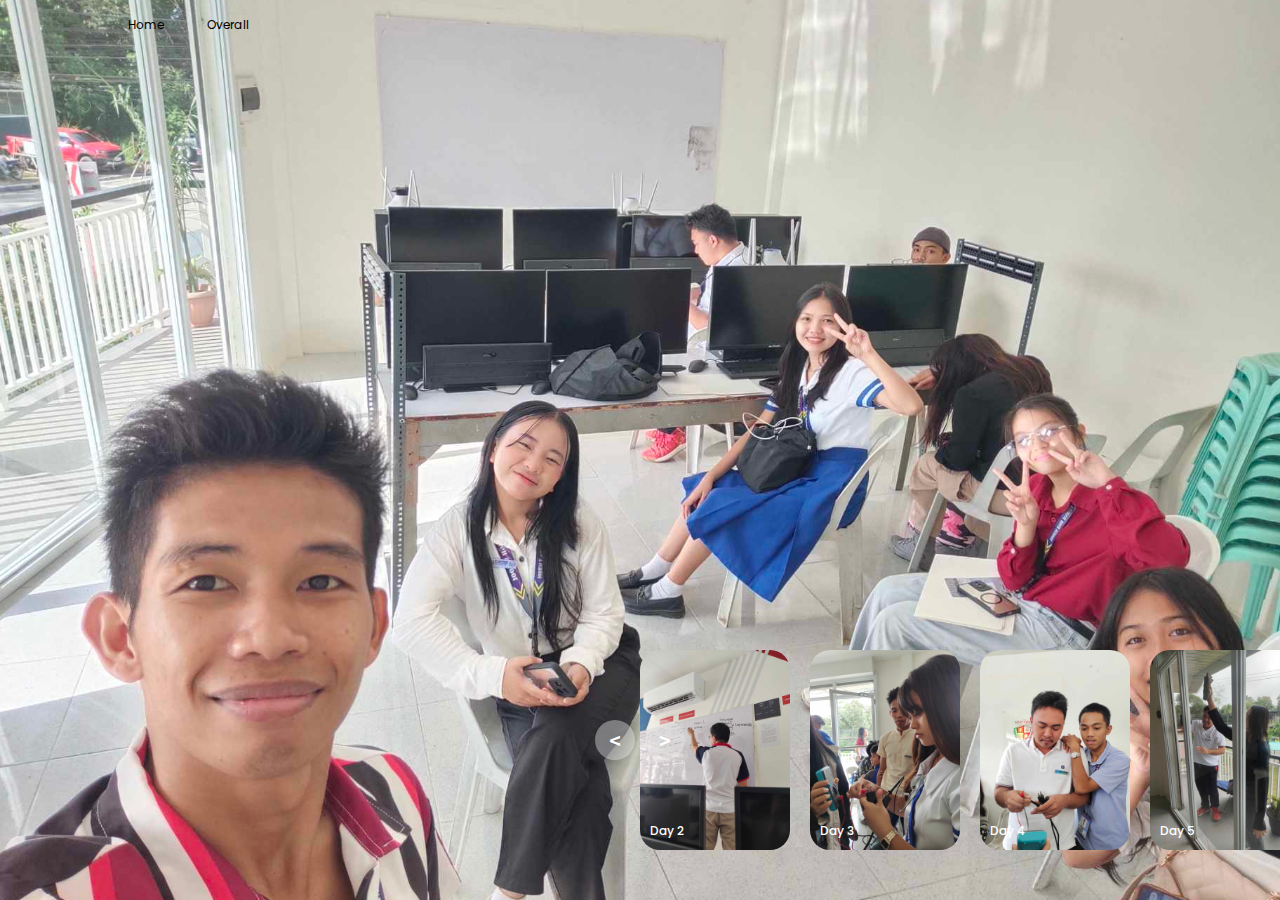
<file: index.html>
<!DOCTYPE html>
<html lang="en">
<head>
    <meta charset="UTF-8">
    <meta name="viewport" content="width=device-width, initial-scale=1.0">
    <meta name="description" content="Personal Development Journal by Yronne J. Debalocos - Daily Life Thoughts & Feelings">
    <meta name="keywords" content="Personal Development, Journal, Daily Life, Thoughts, Feelings">
    <title>Personal Development Journal</title>
    <link rel="stylesheet" href="style.css">
    <link rel="icon" href="favicon.ico" type="image/x-icon">
</head>
<body>
    <header>
        <nav>
            <a href="#">Home</a>
            <a href="Overall.html">Overall</a>
            <!-- Uncomment when needed -->
            <!-- <a href="#">Contacts</a>
            <a href="#">Info</a> -->
        </nav>
    </header>

    <main>
        <!-- Carousel Section -->
        <section class="carousel" aria-label="Journal Entries Carousel">
            <!-- List Items -->
            <div class="list">
                <article class="item">
                    <img src="image/img1.png" alt="Day 1 Image">
                    <div class="content">
                        <div class="author">Personal Development</div>
                        <div class="title">Journal by Yronne J. Debalocos</div>
                        <div class="topic">My Daily Life Thoughts & Feelings</div>
                        <div class="des">
                            <p>Day 1</p>
                        </div>
                        <div class="buttons">
                            <!-- Uncomment when needed -->
                            <!-- <button>SEE MORE</button>
                            <button>SUBSCRIBE</button> -->
                        </div>
                    </div>
                </article>
                <article class="item">
                    <img src="image/img2.png" alt="Day 2 Image">
                    <div class="content">
                        <div class="author">Yronne J. Debalocos</div>
                        <div class="title">Journal</div>
                        <div class="topic">My Daily Life and Thoughts</div>
                        <div class="des">
                            <p>Day 2</p>
                        </div>
                        <div class="buttons">
                            <!-- Uncomment when needed -->
                            <!-- <button>SEE MORE</button>
                            <button>SUBSCRIBE</button> -->
                        </div>
                    </div>
                </article>
                <article class="item">
                    <img src="image/img3.png" alt="Day 3 Image">
                    <div class="content">
                        <div class="author">Yronne J. Debalocos</div>
                        <div class="title">Journal</div>
                        <div class="topic">My Daily Life and Thoughts</div>
                        <div class="des">
                            <p>Day 3</p>
                        </div>
                        <div class="buttons">
                            <!-- Uncomment when needed -->
                            <!-- <button>SEE MORE</button>
                            <button>SUBSCRIBE</button> -->
                        </div>
                    </div>
                </article>
                <article class="item">
                    <img src="image/img4.png" alt="Day 4 Image">
                    <div class="content">
                        <div class="author">Yronne J. Debalocos</div>
                        <div class="title">Journal</div>
                        <div class="topic">My Daily Life and Thoughts</div>
                        <div class="des">
                            <p>Day 4</p>
                        </div>
                        <div class="buttons">
                            <!-- Uncomment when needed -->
                            <!-- <button>SEE MORE</button>
                            <button>SUBSCRIBE</button> -->
                        </div>
                    </div>
                </article>
                <article class="item">
                    <img src="image/img5.png" alt="Day 5 Image">
                    <div class="content">
                        <div class="author">Yronne J. Debalocos</div>
                        <div class="title">Journal</div>
                        <div class="topic">My Daily Life and Thoughts</div>
                        <div class="des">
                            <p>Day 5</p>
                        </div>
                        <div class="buttons">
                            <!-- Uncomment when needed -->
                            <!-- <button>SEE MORE</button>
                            <button>SUBSCRIBE</button> -->
                        </div>
                    </div>
                </article>
                <article class="item">
                    <img src="image/img6.png" alt="Day 6 Image">
                    <div class="content">
                        <div class="author">Yronne J. Debalocos</div>
                        <div class="title">Journal</div>
                        <div class="topic">My Daily Life and Thoughts</div>
                        <div class="des">
                            <p>Day 6</p>
                        </div>
                        <div class="buttons">
                            <!-- Uncomment when needed -->
                            <!-- <button>SEE MORE</button>
                            <button>SUBSCRIBE</button> -->
                        </div>
                    </div>
                </article>
                <article class="item">
                    <img src="image/img7.png" alt="Day 7 Image">
                    <div class="content">
                        <div class="author">Yronne J. Debalocos</div>
                        <div class="title">Journal</div>
                        <div class="topic">My Daily Life and Thoughts</div>
                        <div class="des">
                            <p>Day 7</p>
                        </div>
                        <div class="buttons">
                            <!-- Uncomment when needed -->
                            <!-- <button>SEE MORE</button>
                            <button>SUBSCRIBE</button> -->
                        </div>
                    </div>
                </article>
                <article class="item">
                    <img src="image/img8.png" alt="Day 8 Image">
                    <div class="content">
                        <div class="author">Yronne J. Debalocos</div>
                        <div class="title">Journal</div>
                        <div class="topic">My Daily Life and Thoughts</div>
                        <div class="des">
                            <p>Day 8</p>
                        </div>
                        <div class="buttons">
                            <!-- Uncomment when needed -->
                            <!-- <button>SEE MORE</button>
                            <button>SUBSCRIBE</button> -->
                        </div>
                    </div>
                </article>
                <article class="item">
                    <img src="image/img9.png" alt="Day 9 Image">
                    <div class="content">
                        <div class="author">Yronne J. Debalocos</div>
                        <div class="title">Journal</div>
                        <div class="topic">My Daily Life and Thoughts</div>
                        <div class="des">
                            <p>Day 9</p>
                        </div>
                        <div class="buttons">
                            <!-- Uncomment when needed -->
                            <!-- <button>SEE MORE</button>
                            <button>SUBSCRIBE</button> -->
                        </div>
                    </div>
                </article>
                <article class="item">
                    <img src="image/img16.png" alt="Day 10 Image">
                    <div class="content">
                        <div class="author">Yronne J. Debalocos</div>
                        <div class="title">Journal</div>
                        <div class="topic">My Daily Life and Thoughts</div>
                        <div class="des">
                            <p>Day 10</p>
                        </div>
                        <div class="buttons">
                            <!-- Uncomment when needed -->
                            <!-- <button>SEE MORE</button>
                            <button>SUBSCRIBE</button> -->
                        </div>
                    </div>
                </article>
            </div>

            <!-- Thumbnails -->
            <div class="thumbnail">
                <div class="item">
                    <img src="image/img1.png" alt="Day 1 Thumbnail">
                    <div class="content">
                        <div class="title">Day 1</div>
                    </div>
                </div>
                <div class="item">
                    <img src="image/img2.png" alt="Day 2 Thumbnail">
                    <div class="content">
                        <div class="title">Day 2</div>
                    </div>
                </div>
                <div class="item">
                    <img src="image/img3.png" alt="Day 3 Thumbnail">
                    <div class="content">
                        <div class="title">Day 3</div>
                    </div>
                </div>
                <div class="item">
                    <img src="image/img4.png" alt="Day 4 Thumbnail">
                    <div class="content">
                        <div class="title">Day 4</div>
                    </div>
                </div>
                <div class="item">
                    <img src="image/img5.png" alt="Day 5 Thumbnail">
                    <div class="content">
                        <div class="title">Day 5</div>
                    </div>
                </div>
                <div class="item">
                    <img src="image/img6.png" alt="Day 6 Thumbnail">
                    <div class="content">
                        <div class="title">Day 6</div>
                    </div>
                </div>
                <div class="item">
                    <img src="image/img7.png" alt="Day 7 Thumbnail">
                    <div class="content">
                        <div class="title">Day 7</div>
                    </div>
                </div>
                <div class="item">
                    <img src="image/img8.png" alt="Day 8 Thumbnail">
                    <div class="content">
                        <div class="title">Day 8</div>
                    </div>
                </div>
                <div class="item">
                    <img src="image/img9.png" alt="Day 9 Thumbnail">
                    <div class="content">
                        <div class="title">Day 9</div>
                    </div>
                </div>
                <div class="item">
                    <img src="image/img16.png" alt="Day 10 Thumbnail">
                    <div class="content">
                        <div class="title">Day 10</div>
                    </div>
                </div>
            </div>

            <!-- Navigation Arrows -->
            <div class="arrows">
                <button id="prev" aria-label="Previous Slide"><</button>
                <button id="next" aria-label="Next Slide">></button>
            </div>

            <!-- Time Indicator -->
            <div class="time"></div>
        </section>
    </main>

    <script src="app.js"></script>
</body>
</html>
</file>
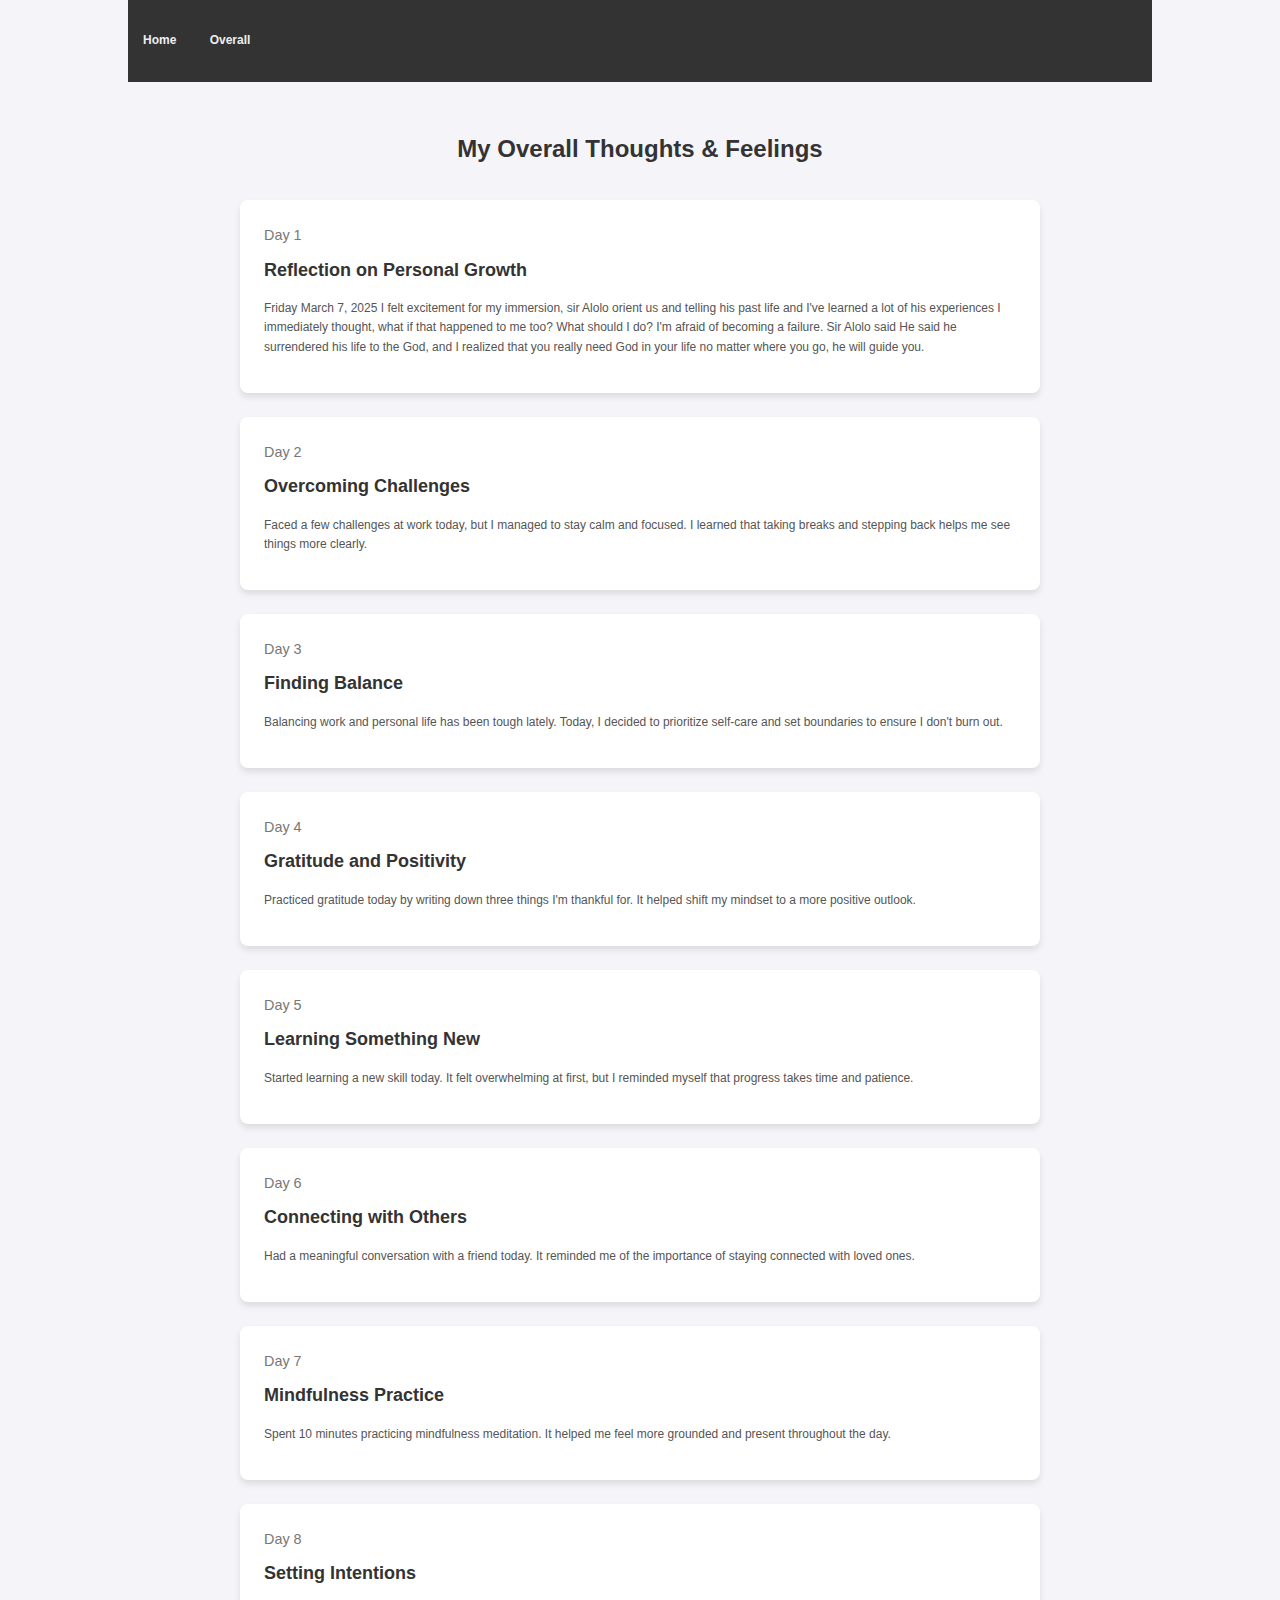
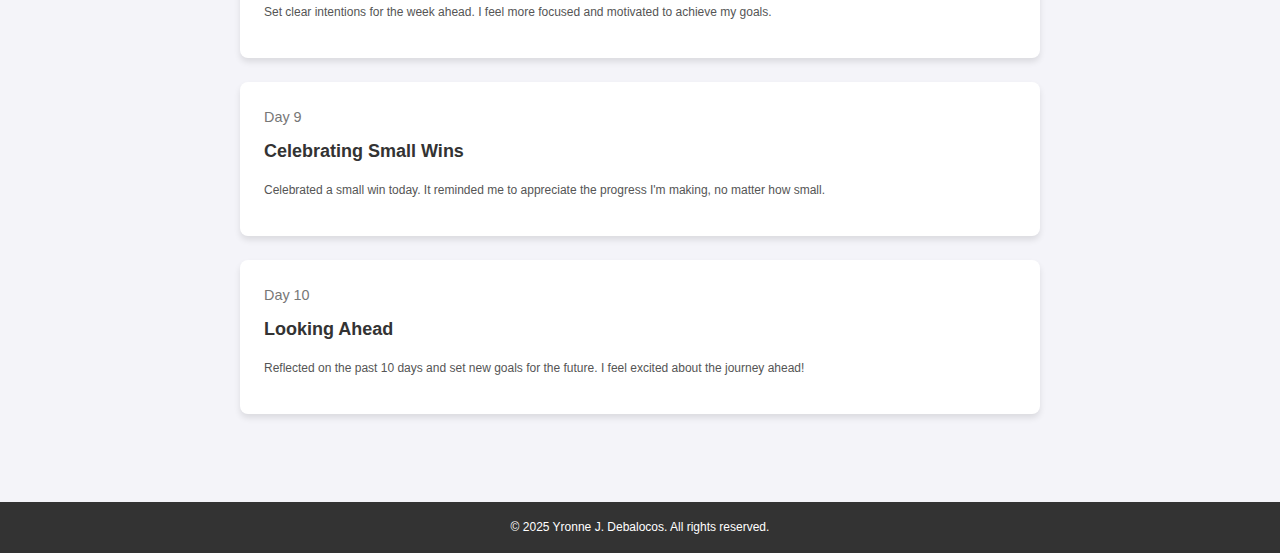
<file: Overall.html>
<!DOCTYPE html>
<html lang="en">
<head>
    <meta charset="UTF-8">
    <meta name="viewport" content="width=device-width, initial-scale=1.0">
    <meta name="description" content="Personal Development Journal by Yronne J. Debalocos - Daily Life Thoughts & Feelings">
    <meta name="keywords" content="Personal Development, Journal, Daily Life, Thoughts, Feelings">
    <title>Overall Thoughts & Feelings</title>
    <link rel="stylesheet" href="style.css">
    <link rel="icon" href="favicon.ico" type="image/x-icon">
    <style>
        /* Additional Styles for Overall.html */
        body {
            font-family: 'Arial', sans-serif;
            background-color: #f4f4f9;
            color: #333;
            line-height: 1.6;
            margin: 0;
            padding: 0;
        }

        header {
            background-color: #333;
            color: #fff;
            padding: 1rem 0;
            text-align: center;
        }

        header nav a {
            color: #eee;
            text-decoration: none;
            margin: 0 15px;
            font-weight: bold;
        }

        header nav a:hover {
            color: #ffdd57;
        }

        main {
            padding: 2rem;
            max-width: 800px;
            margin: 0 auto;
        }

        h1 {
            text-align: center;
            color: #333;
            margin-bottom: 2rem;
        }

        .entry {
            background-color: #fff;
            border-radius: 8px;
            box-shadow: 0 4px 6px rgba(0, 0, 0, 0.1);
            padding: 1.5rem;
            margin-bottom: 1.5rem;
            transition: transform 0.3s ease, box-shadow 0.3s ease;
        }

        .entry:hover {
            transform: translateY(-5px);
            box-shadow: 0 6px 12px rgba(0, 0, 0, 0.15);
        }

        .entry h2 {
            color: #333;
            margin-top: 0;
        }

        .entry p {
            color: #555;
        }

        .entry .date {
            font-size: 0.9rem;
            color: #777;
            margin-bottom: 0.5rem;
        }

        footer {
            text-align: center;
            padding: 1rem 0;
            background-color: #333;
            color: #fff;
            margin-top: 2rem;
        }

        footer p {
            margin: 0;
        }
    </style>
</head>
<body>
    <header>
        <nav>
            <a href="index.html">Home</a>
            <a href="Overall.html">Overall</a>
            <!-- Uncomment when needed -->
            <!-- <a href="#">Contacts</a>
            <a href="#">Info</a> -->
        </nav>
    </header>

    <main>
        <h1>My Overall Thoughts & Feelings</h1>

        <!-- Journal Entry 1 -->
        <div class="entry">
            <div class="date">Day 1</div>
            <h2>Reflection on Personal Growth</h2>
            <p>Friday March 7, 2025 I felt excitement for my immersion, sir Alolo orient us and telling his past life and I've learned a lot of his experiences I immediately thought, what if that happened to me too? What should I do? I'm afraid of becoming a failure. Sir Alolo said He said he surrendered his life to the God, and I realized that you really need God in your life no matter where you go, he will guide you.</p>
        </div>

        <!-- Journal Entry 2 -->
        <div class="entry">
            <div class="date">Day 2</div>
            <h2>Overcoming Challenges</h2>
            <p>Faced a few challenges at work today, but I managed to stay calm and focused. I learned that taking breaks and stepping back helps me see things more clearly.</p>
        </div>

        <!-- Journal Entry 3 -->
        <div class="entry">
            <div class="date">Day 3</div>
            <h2>Finding Balance</h2>
            <p>Balancing work and personal life has been tough lately. Today, I decided to prioritize self-care and set boundaries to ensure I don't burn out.</p>
        </div>

        <!-- Journal Entry 4 -->
        <div class="entry">
            <div class="date">Day 4</div>
            <h2>Gratitude and Positivity</h2>
            <p>Practiced gratitude today by writing down three things I'm thankful for. It helped shift my mindset to a more positive outlook.</p>
        </div>

        <!-- Journal Entry 5 -->
        <div class="entry">
            <div class="date">Day 5</div>
            <h2>Learning Something New</h2>
            <p>Started learning a new skill today. It felt overwhelming at first, but I reminded myself that progress takes time and patience.</p>
        </div>

        <!-- Journal Entry 6 -->
        <div class="entry">
            <div class="date">Day 6</div>
            <h2>Connecting with Others</h2>
            <p>Had a meaningful conversation with a friend today. It reminded me of the importance of staying connected with loved ones.</p>
        </div>

        <!-- Journal Entry 7 -->
        <div class="entry">
            <div class="date">Day 7</div>
            <h2>Mindfulness Practice</h2>
            <p>Spent 10 minutes practicing mindfulness meditation. It helped me feel more grounded and present throughout the day.</p>
        </div>

        <!-- Journal Entry 8 -->
        <div class="entry">
            <div class="date">Day 8</div>
            <h2>Setting Intentions</h2>
            <p>Set clear intentions for the week ahead. I feel more focused and motivated to achieve my goals.</p>
        </div>

        <!-- Journal Entry 9 -->
        <div class="entry">
            <div class="date">Day 9</div>
            <h2>Celebrating Small Wins</h2>
            <p>Celebrated a small win today. It reminded me to appreciate the progress I'm making, no matter how small.</p>
        </div>

        <!-- Journal Entry 10 -->
        <div class="entry">
            <div class="date">Day 10</div>
            <h2>Looking Ahead</h2>
            <p>Reflected on the past 10 days and set new goals for the future. I feel excited about the journey ahead!</p>
        </div>
    </main>

    <footer>
        <p>&copy; 2025 Yronne J. Debalocos. All rights reserved.</p>
    </footer>
</body>
</html>
</file>
<file: style.css>
@import url('https://fonts.googleapis.com/css2?family=Poppins:ital,wght@0,100;0,200;0,300;0,400;0,500;0,600;0,700;0,800;0,900;1,100;1,200;1,300;1,400;1,500;1,600;1,700;1,800;1,900&display=swap');
body{
    margin: 0;
    background-color: #000;
    color: #eee;
    font-family: Poppins;
    font-size: 12px;
}
a{
    text-decoration: none;
}
header{
    width: 1140px;
    max-width: 80%;
    margin: auto;
    height: 50px;
    display: flex;
    align-items: center;
    position: relative;
    z-index: 100;
}
header a{
    color: #000000;
    margin-right: 40px;
}
/* carousel */
.carousel{
    height: 100vh;
    margin-top: -50px;
    width: 100vw;
    overflow: hidden;
    position: relative;
}
.carousel .list .item{
    width: 100%;
    height: 100%;
    position: absolute;
    inset: 0 0 0 0;
}
.carousel .list .item img{
    width: 100%;
    height: 100%;
    object-fit: cover;
}
.carousel .list .item .content{
    position: absolute;
    top: 20%;
    width: 1140px;
    max-width: 80%;
    left: 50%;
    transform: translateX(-50%);
    padding-right: 30%;
    box-sizing: border-box;
    color: #fff;
    text-shadow: 0 5px 10px #0004;
}
.carousel .list .item .author{
    font-weight: bold;
    letter-spacing: 10px;
}
.carousel .list .item .title,
.carousel .list .item .topic{
    font-size: 5em;
    font-weight: bold;
    line-height: 1.3em;
}
.carousel .list .item .topic{
    color: #f1683a;
}
.carousel .list .item .buttons{
    display: grid;
    grid-template-columns: repeat(2, 130px);
    grid-template-rows: 40px;
    gap: 5px;
    margin-top: 20px;
}
.carousel .list .item .buttons button{
    border: none;
    background-color: #eee;
    letter-spacing: 3px;
    font-family: Poppins;
    font-weight: 500;
}
.carousel .list .item .buttons button:nth-child(2){
    background-color: transparent;
    border: 1px solid #fff;
    color: #eee;
}
/* thumbail */
.thumbnail{
    position: absolute;
    bottom: 50px;
    left: 50%;
    width: max-content;
    z-index: 100;
    display: flex;
    gap: 20px;
}
.thumbnail .item{
    width: 150px;
    height: 200px;
    flex-shrink: 0;
    position: relative;
}
.thumbnail .item img{
    width: 100%;
    height: 100%;
    object-fit: cover;
    border-radius: 20px;
}
.thumbnail .item .content{
    color: #fff;
    position: absolute;
    bottom: 10px;
    left: 10px;
    right: 10px;
}
.thumbnail .item .content .title{
    font-weight: 500;
}
.thumbnail .item .content .description{
    font-weight: 300;
}
/* arrows */
/*.arrows{
    position: absolute;
    top: 80%;
    right: 52%;
    z-index: 100;
    width: 300px;
    max-width: 30%;
    display: flex;
    gap: 10px;
    align-items: center;
}
.arrows button{
    width: 40px;
    height: 40px;
    border-radius: 50%;
    background-color: #eee4;
    border: none;
    color: #fff;
    font-family: monospace;
    font-weight: bold;
    transition: .5s;
}
.arrows button:hover{
    background-color: #fff;
    color: #000;
} */
.arrows {
    position: absolute;
    top: 80%;
    left: 50%; /* Center horizontally */
    transform: translateX(-50%); /* Adjust for exact centering */
    z-index: 100;
    width: 300px;
    max-width: 30%;
    display: flex;
    gap: 10px;
    align-items: center;
    justify-content: center; /* Center buttons within the container */
}

.arrows button {
    width: 40px;
    height: 40px;
    border-radius: 50%;
    background-color: rgba(238, 238, 238, 0.4); /* Using rgba for transparency */
    border: none;
    color: #fff;
    font-family: monospace;
    font-weight: bold;
    font-size: 1.2rem; /* Slightly larger font size */
    cursor: pointer; /* Indicates clickable element */
    transition: background-color 0.5s, color 0.5s, transform 0.2s;
}

.arrows button:hover {
    background-color: #fff;
    color: #000;
    transform: scale(1.1); /* Slightly enlarge on hover */
}

.arrows button:focus {
    outline: none; /* Remove default focus outline */
    box-shadow: 0 0 0 3px rgba(255, 255, 255, 0.5); /* Add custom focus indicator */
}

/* animation */
.carousel .list .item:nth-child(1){
    z-index: 1;
}

/* animation text in first item */

.carousel .list .item:nth-child(1) .content .author,
.carousel .list .item:nth-child(1) .content .title,
.carousel .list .item:nth-child(1) .content .topic,
.carousel .list .item:nth-child(1) .content .des,
.carousel .list .item:nth-child(1) .content .buttons
{
    transform: translateY(50px);
    filter: blur(20px);
    opacity: 0;
    animation: showContent .5s 1s linear 1 forwards;
}
@keyframes showContent{
    to{
        transform: translateY(0px);
        filter: blur(0px);
        opacity: 1;
    }
}
.carousel .list .item:nth-child(1) .content .title{
    animation-delay: 1.2s!important;
}
.carousel .list .item:nth-child(1) .content .topic{
    animation-delay: 1.4s!important;
}
.carousel .list .item:nth-child(1) .content .des{
    animation-delay: 1.6s!important;
}
.carousel .list .item:nth-child(1) .content .buttons{
    animation-delay: 1.8s!important;
}
/* create animation when next click */
.carousel.next .list .item:nth-child(1) img{
    width: 150px;
    height: 220px;
    position: absolute;
    bottom: 50px;
    left: 50%;
    border-radius: 30px;
    animation: showImage .5s linear 1 forwards;
}
@keyframes showImage{
    to{
        bottom: 0;
        left: 0;
        width: 100%;
        height: 100%;
        border-radius: 0;
    }
}

.carousel.next .thumbnail .item:nth-last-child(1){
    overflow: hidden;
    animation: showThumbnail .5s linear 1 forwards;
}
.carousel.prev .list .item img{
    z-index: 100;
}
@keyframes showThumbnail{
    from{
        width: 0;
        opacity: 0;
    }
}
.carousel.next .thumbnail{
    animation: effectNext .5s linear 1 forwards;
}

@keyframes effectNext{
    from{
        transform: translateX(150px);
    }
}

/* running time */

.carousel .time{
    position: absolute;
    z-index: 1000;
    width: 0%;
    height: 3px;
    background-color: #f1683a;
    left: 0;
    top: 0;
}

.carousel.next .time,
.carousel.prev .time{
    animation: runningTime 3s linear 1 forwards;
}
@keyframes runningTime{
    from{ width: 100%}
    to{width: 0}
}


/* prev click */

.carousel.prev .list .item:nth-child(2){
    z-index: 2;
}

.carousel.prev .list .item:nth-child(2) img{
    animation: outFrame 0.5s linear 1 forwards;
    position: absolute;
    bottom: 0;
    left: 0;
}
@keyframes outFrame{
    to{
        width: 150px;
        height: 220px;
        bottom: 50px;
        left: 50%;
        border-radius: 20px;
    }
}

.carousel.prev .thumbnail .item:nth-child(1){
    overflow: hidden;
    opacity: 0;
    animation: showThumbnail .5s linear 1 forwards;
}
.carousel.next .arrows button,
.carousel.prev .arrows button{
    pointer-events: none;
}
.carousel.prev .list .item:nth-child(2) .content .author,
.carousel.prev .list .item:nth-child(2) .content .title,
.carousel.prev .list .item:nth-child(2) .content .topic,
.carousel.prev .list .item:nth-child(2) .content .des,
.carousel.prev .list .item:nth-child(2) .content .buttons
{
    animation: contentOut 1.5s linear 1 forwards!important;
}

@keyframes contentOut{
    to{
        transform: translateY(-150px);
        filter: blur(20px);
        opacity: 0;
    }
}
@media screen and (max-width: 678px) {
    .carousel .list .item .content{
        padding-right: 0;
    }
    .carousel .list .item .content .title{
        font-size: 30px;
    }
}
</file>
